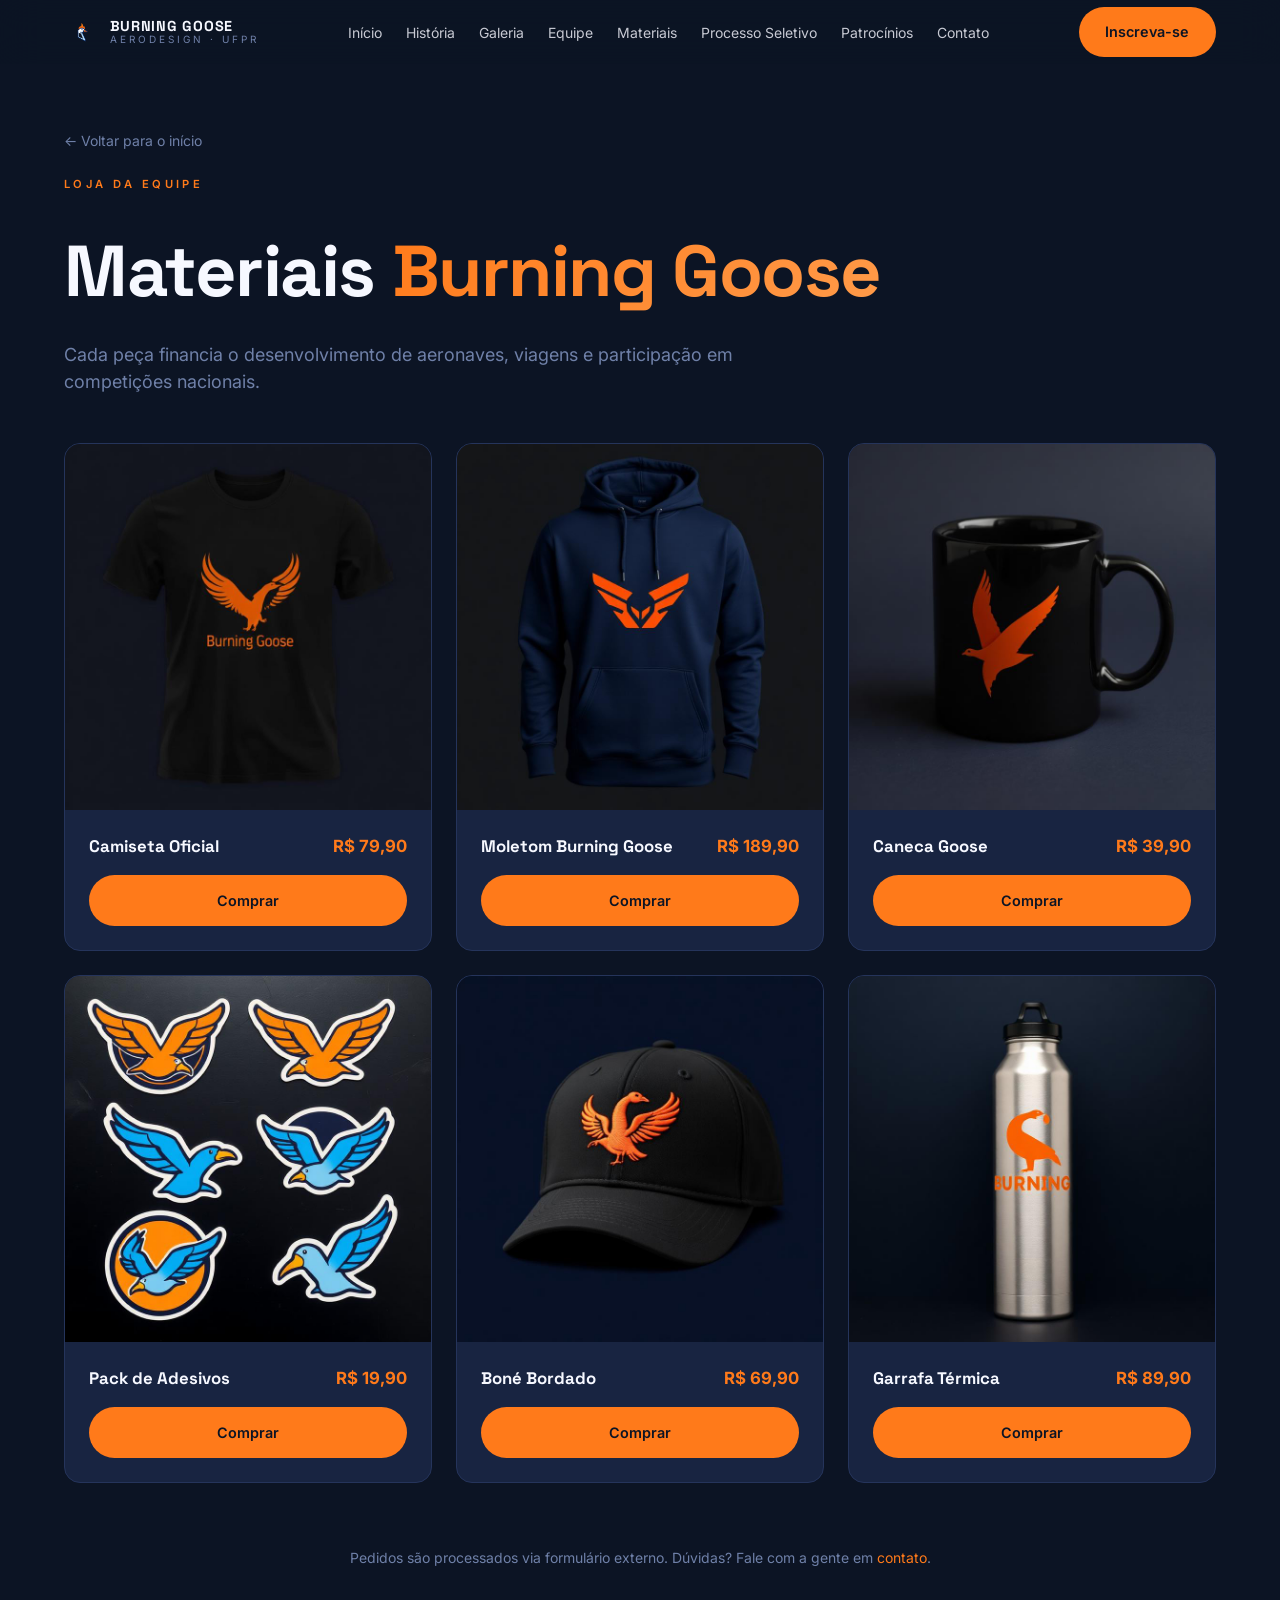
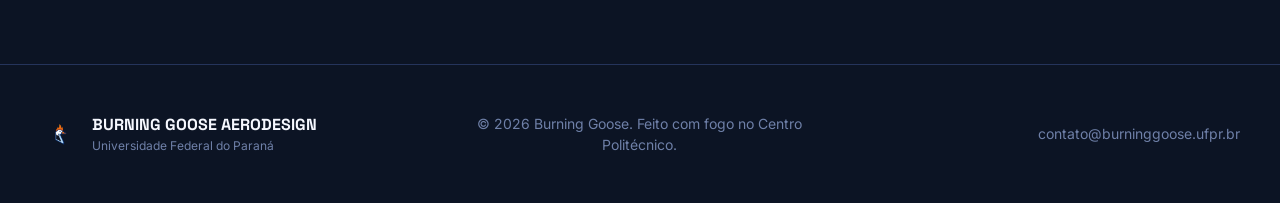
<file: products.html>
<!doctype html>
<html lang="pt-BR">
<head>
  <meta charset="utf-8" />
  <meta name="viewport" content="width=device-width, initial-scale=1" />
  <title>Materiais — Burning Goose Aerodesign UFPR</title>
  <meta name="description" content="Loja oficial da Burning Goose Aerodesign UFPR. Camisetas, moletons e acessórios — cada compra apoia nossas aeronaves." />
  <meta property="og:title" content="Materiais — Burning Goose Aerodesign" />
  <meta property="og:description" content="Vista a equipe e ajude o projeto a voar mais alto." />
  <link rel="icon" href="images/site/goose-logo.png" type="image/png" />
  <link rel="preconnect" href="https://fonts.googleapis.com" />
  <link rel="preconnect" href="https://fonts.gstatic.com" crossorigin />
  <link rel="stylesheet" href="https://fonts.googleapis.com/css2?family=Space+Grotesk:wght@400;500;700&family=Inter:wght@400;500;600&display=swap" />
  <link rel="stylesheet" href="css/styles.css" />
</head>
<body>

<header class="navbar">
  <nav>
    <a href="index.html" class="brand">
      <img src="images/site/goose-logo.png" alt="Burning Goose" />
      <div class="brand-text">
        <div class="name">BURNING GOOSE</div>
        <div class="sub">AERODESIGN · UFPR</div>
      </div>
    </a>
    <ul class="nav-links">
      <li><a href="index.html">Início</a></li>
      <li><a href="index.html#historia">História</a></li>
      <li><a href="index.html#galeria">Galeria</a></li>
      <li><a href="members.html">Equipe</a></li>
      <li><a href="products.html">Materiais</a></li>
      <li><a href="index.html#processo">Processo Seletivo</a></li>
      <li><a href="index.html#patrocinios">Patrocínios</a></li>
      <li><a href="index.html#contato">Contato</a></li>
    </ul>
    <a href="index.html#processo" class="btn btn-primary nav-cta">Inscreva-se</a>
    <button class="nav-toggle" aria-label="Menu">
      <svg width="24" height="24" viewBox="0 0 24 24" fill="none" stroke="currentColor" stroke-width="2"><path d="M4 6h16M4 12h16M4 18h16"/></svg>
    </button>
  </nav>
  <div class="mobile-menu">
    <ul>
      <li><a href="index.html">Início</a></li>
      <li><a href="index.html#historia">História</a></li>
      <li><a href="index.html#galeria">Galeria</a></li>
      <li><a href="members.html">Equipe</a></li>
      <li><a href="products.html">Materiais</a></li>
      <li><a href="index.html#processo">Processo Seletivo</a></li>
      <li><a href="index.html#patrocinios">Patrocínios</a></li>
      <li><a href="index.html#contato">Contato</a></li>
    </ul>
  </div>
</header>

<main class="page-main">
  <div class="container">
    <a href="index.html" class="back-link">← Voltar para o início</a>
    <div style="margin-top:1.5rem;margin-bottom:3rem">
      <div class="eyebrow">Loja da equipe</div>
      <h1 class="page-title">Materiais <span class="text-gradient-fire">Burning Goose</span></h1>
      <p class="page-desc">Cada peça financia o desenvolvimento de aeronaves, viagens e participação em competições nacionais.</p>
    </div>
    <div class="products-grid" id="products-grid"></div>
    <div class="notice">
      Pedidos são processados via formulário externo. Dúvidas? Fale com a gente em
      <a href="index.html#contato">contato</a>.
    </div>
  </div>
</main>

<footer>
  <div class="footer-grid">
    <div class="footer-brand">
      <img src="images/site/goose-logo.png" alt="Burning Goose" />
      <div>
        <div class="name">BURNING GOOSE AERODESIGN</div>
        <div class="sub">Universidade Federal do Paraná</div>
      </div>
    </div>
    <div class="center">© <span id="year"></span> Burning Goose. Feito com fogo no Centro Politécnico.</div>
    <div class="right">contato@burninggoose.ufpr.br</div>
  </div>
</footer>

<script src="js/main.js"></script>
</body>
</html>
</file>
<file: css/styles.css>
/* ===== Burning Goose Aerodesign — design system ===== */
:root {
  --radius: 0.75rem;
  --bg: #0c1424;
  --bg-2: #111c33;
  --card: #182441;
  --border: #25345b;
  --muted: #6f80a8;
  --fg: #f6f8ff;
  --primary: #ff7a1a;
  --primary-glow: #ff9b4a;
  --secondary: #4f7bff;
  --gradient-fire: linear-gradient(135deg, #ff7a1a, #ff9b4a);
  --gradient-hero:
    radial-gradient(ellipse at top right, rgba(255, 122, 26, 0.25), transparent 60%),
    radial-gradient(ellipse at bottom left, rgba(79, 123, 255, 0.30), transparent 55%),
    linear-gradient(180deg, #0a1322, #131f3a);
  --shadow-glow: 0 20px 60px -15px rgba(255, 122, 26, 0.5);
  --shadow-elevated: 0 30px 80px -20px rgba(0, 0, 0, 0.6);
}

* { box-sizing: border-box; margin: 0; padding: 0; }
html { scroll-behavior: smooth; }
body {
  background: var(--bg);
  color: var(--fg);
  font-family: "Inter", system-ui, sans-serif;
  -webkit-font-smoothing: antialiased;
  line-height: 1.5;
}
img { display: block; max-width: 100%; }
a { color: inherit; text-decoration: none; }
button { font: inherit; cursor: pointer; border: none; background: none; color: inherit; }
ul { list-style: none; }

h1, h2, h3, h4 {
  font-family: "Space Grotesk", system-ui, sans-serif;
  letter-spacing: -0.02em;
  font-weight: 700;
}

.container { max-width: 1200px; margin: 0 auto; padding: 0 1.5rem; }

.text-gradient-fire {
  background: var(--gradient-fire);
  -webkit-background-clip: text;
  background-clip: text;
  color: transparent;
}
.muted { color: var(--muted); }
.eyebrow {
  font-size: 0.7rem;
  font-weight: 600;
  letter-spacing: 0.3em;
  color: var(--primary);
  text-transform: uppercase;
}

.btn {
  display: inline-flex; align-items: center; justify-content: center; gap: 0.5rem;
  padding: 0.85rem 1.6rem; border-radius: 999px; font-weight: 600; font-size: 0.9rem;
  transition: all 0.25s ease; border: 1px solid transparent;
}
.btn-primary { background: var(--primary); color: #0c1424; }
.btn-primary:hover { box-shadow: var(--shadow-glow); transform: translateY(-2px); }
.btn-outline { border-color: var(--border); }
.btn-outline:hover { border-color: rgba(255, 122, 26, 0.6); color: var(--primary); }
.btn-ghost-primary { border-color: rgba(255, 122, 26, 0.6); color: var(--primary); }
.btn-ghost-primary:hover { background: var(--primary); color: #0c1424; }

/* ===== Navbar ===== */
.navbar {
  position: fixed; top: 0; left: 0; right: 0; z-index: 50;
  transition: all 0.3s ease;
}
.navbar.scrolled {
  background: rgba(12, 20, 36, 0.8);
  backdrop-filter: blur(20px);
  border-bottom: 1px solid var(--border);
}
.navbar nav {
  max-width: 1200px; margin: 0 auto; padding: 0 1.5rem;
  height: 64px; display: flex; align-items: center; justify-content: space-between;
}
.brand { display: flex; align-items: center; gap: 0.6rem; }
.brand img { height: 36px; width: 36px; }
.brand-text { line-height: 1.1; }
.brand-text .name { font-family: "Space Grotesk", sans-serif; font-weight: 700; font-size: 0.9rem; letter-spacing: 0.05em; }
.brand-text .sub { font-size: 0.625rem; color: var(--muted); letter-spacing: 0.3em; }
.nav-links { display: none; gap: 1.5rem; align-items: center; }
.nav-links a { font-size: 0.875rem; color: rgba(246, 248, 255, 0.8); transition: color 0.2s; }
.nav-links a:hover { color: var(--primary); }
.nav-cta { display: none; }
.nav-toggle { padding: 0.5rem; }
@media (min-width: 1024px) {
  .nav-links { display: flex; }
  .nav-cta { display: inline-flex; }
  .nav-toggle { display: none; }
}
.mobile-menu { display: none; background: rgba(12, 20, 36, 0.95); backdrop-filter: blur(20px); border-top: 1px solid var(--border); }
.mobile-menu.open { display: block; }
.mobile-menu ul { padding: 1rem 1.5rem; }
.mobile-menu li a { display: block; padding: 0.6rem 0; }
.mobile-menu .btn { width: 100%; margin-top: 0.5rem; }

/* ===== Hero ===== */
.hero {
  position: relative; min-height: 100vh; display: flex; align-items: center;
  overflow: hidden; padding-top: 5rem; background: var(--gradient-hero);
}
.bg-grid {
  position: absolute; inset: 0; opacity: 0.6; pointer-events: none;
  background-image:
    linear-gradient(rgba(255,255,255,0.04) 1px, transparent 1px),
    linear-gradient(90deg, rgba(255,255,255,0.04) 1px, transparent 1px);
  background-size: 48px 48px;
}
.blur-orb { position: absolute; border-radius: 50%; filter: blur(96px); pointer-events: none; }
.blur-orb.tr { top: -160px; right: -160px; height: 500px; width: 500px; background: rgba(255, 122, 26, 0.2); }
.blur-orb.bl { bottom: -160px; left: -160px; height: 500px; width: 500px; background: rgba(79, 123, 255, 0.3); }
.hero-grid { position: relative; max-width: 1200px; margin: 0 auto; padding: 0 1.5rem; display: grid; gap: 3rem; align-items: center; width: 100%; }
@media (min-width: 1024px) { .hero-grid { grid-template-columns: 1fr 1fr; } }
.badge {
  display: inline-flex; align-items: center; gap: 0.5rem;
  padding: 0.25rem 0.75rem; border-radius: 999px;
  border: 1px solid rgba(255,122,26,0.4); background: rgba(255,122,26,0.1);
  color: var(--primary); font-size: 0.75rem; font-weight: 600; letter-spacing: 0.15em;
  margin-bottom: 1.5rem;
}
.badge .dot { height: 8px; width: 8px; border-radius: 50%; background: var(--primary); animation: pulse 2s infinite; }
@keyframes pulse { 0%,100% { opacity:1 } 50% { opacity:0.4 } }
.hero h1 { font-size: clamp(2.5rem, 6vw, 4.5rem); line-height: 0.95; }
.hero p.lead { margin-top: 1.5rem; font-size: 1.125rem; color: var(--muted); max-width: 36rem; }
.hero-ctas { margin-top: 2.5rem; display: flex; flex-wrap: wrap; gap: 1rem; }
.hero-stats { margin-top: 3rem; display: flex; gap: 2.5rem; flex-wrap: wrap; }
.hero-stats .v { font-family: "Space Grotesk"; font-size: 1.875rem; font-weight: 700; }
.hero-stats .l { font-size: 0.7rem; text-transform: uppercase; letter-spacing: 0.2em; color: var(--muted); margin-top: 0.25rem; }
.hero-img { position: relative; }
.hero-img::before { content: ""; position: absolute; inset: 0; background: rgba(255, 122, 26, 0.2); filter: blur(80px); border-radius: 50%; }
.hero-img img { position: relative; width: 100%; max-width: 36rem; height: auto; margin: 0 auto; filter: drop-shadow(0 25px 50px rgba(0,0,0,0.4)); animation: float 6s ease-in-out infinite; }
@keyframes float { 0%,100% { transform: translateY(0) rotate(0); } 50% { transform: translateY(-20px) rotate(2deg); } }

/* ===== Sections ===== */
.section { position: relative; padding: 8rem 1.5rem; }
.section.alt { background: rgba(24, 36, 65, 0.3); }
.section-head { display: flex; flex-wrap: wrap; align-items: end; justify-content: space-between; gap: 1.5rem; margin-bottom: 4rem; }
.section-head h2 { font-size: clamp(2rem, 5vw, 3.75rem); }
.section-head .desc { color: var(--muted); max-width: 32rem; }
.section-head.center { display: block; text-align: center; max-width: 48rem; margin-inline: auto; margin-bottom: 5rem; }
.section-head.center .desc { margin: 1.5rem auto 0; font-size: 1.125rem; }

/* ===== History timeline ===== */
.timeline { position: relative; max-width: 72rem; margin: 0 auto; }
.timeline::before {
  content: ""; position: absolute; left: 16px; top: 0; bottom: 0; width: 1px;
  background: linear-gradient(180deg, var(--primary), var(--secondary), transparent);
}
@media (min-width: 768px) { .timeline::before { left: 50%; transform: translateX(-0.5px); } }
.tl-item { position: relative; display: grid; gap: 2rem; align-items: center; padding: 2rem 0; }
@media (min-width: 768px) { .tl-item { grid-template-columns: 1fr 1fr; } }
.tl-item .dot { position: absolute; left: 16px; top: 50%; transform: translate(-50%, -50%); height: 16px; width: 16px; border-radius: 50%; background: var(--primary); box-shadow: var(--shadow-glow); border: 4px solid var(--bg); }
@media (min-width: 768px) { .tl-item .dot { left: 50%; } }
.tl-content { padding-left: 3rem; }
@media (min-width: 768px) {
  .tl-item.right .tl-content { grid-column: 2; padding-left: 3rem; text-align: left; }
  .tl-item.left .tl-content { grid-column: 1; padding-right: 3rem; padding-left: 0; text-align: right; }
}
.tl-year { font-family: "Space Grotesk"; font-size: 3rem; font-weight: 700; }
.tl-content h3 { font-size: 1.5rem; margin-top: 0.25rem; }
.tl-content p { color: var(--muted); margin-top: 0.75rem; }

/* ===== Gallery ===== */
.gallery-grid { display: grid; gap: 1rem; grid-template-columns: 1fr; }
@media (min-width: 768px) { .gallery-grid { grid-template-columns: repeat(3, 1fr); gap: 1.5rem; } }
.g-card { position: relative; overflow: hidden; border-radius: 1rem; border: 1px solid var(--border); aspect-ratio: 4/3; }
.g-card.feature { grid-column: span 1; }
@media (min-width: 768px) { .g-card.feature { grid-column: span 2; grid-row: span 2; aspect-ratio: auto; } }
.g-card img { width: 100%; height: 100%; object-fit: cover; transition: transform 0.7s; }
.g-card:hover img { transform: scale(1.1); }
.g-card .overlay { position: absolute; inset: 0; background: linear-gradient(to top, var(--bg), rgba(12,20,36,0.4) 50%, transparent); }
.g-card .meta { position: absolute; bottom: 0; left: 0; padding: 1.5rem; }
.g-card .meta .tag { font-size: 0.625rem; font-weight: 700; letter-spacing: 0.15em; color: var(--primary); margin-bottom: 0.25rem; }
.g-card .meta .label { font-family: "Space Grotesk"; font-size: 1.25rem; font-weight: 700; }

/* ===== Members preview & products preview cards ===== */
.cards-grid { display: grid; gap: 1rem; grid-template-columns: repeat(2, 1fr); }
@media (min-width: 640px) { .cards-grid { grid-template-columns: repeat(3, 1fr); } }
@media (min-width: 768px) { .cards-grid { grid-template-columns: repeat(4, 1fr); } }
.cards-grid.lg { grid-template-columns: repeat(2, 1fr); }
@media (min-width: 640px) { .cards-grid.lg { grid-template-columns: repeat(3, 1fr); } }
@media (min-width: 1024px) { .cards-grid.lg { grid-template-columns: repeat(5, 1fr); } }

.member-card {
  background: var(--card); border: 1px solid var(--border); border-radius: 1rem; padding: 1.25rem;
  transition: border-color 0.25s;
}
.member-card:hover { border-color: rgba(255,122,26,0.6); }
.member-card .avatar {
  aspect-ratio: 1; border-radius: 0.75rem; overflow: hidden;
  background: rgba(12,20,36,0.6); margin-bottom: 1rem; box-shadow: inset 0 0 0 1px var(--border);
}
.member-card .avatar img { width: 100%; height: 100%; object-fit: cover; transition: transform 0.5s; }
.member-card:hover .avatar img { transform: scale(1.05); }
.member-card .name { font-family: "Space Grotesk"; font-weight: 700; white-space: nowrap; overflow: hidden; text-overflow: ellipsis; }
.member-card .course { font-size: 0.75rem; color: var(--muted); }
.member-card .area { margin-top: 0.5rem; font-size: 0.625rem; font-weight: 700; letter-spacing: 0.15em; color: var(--primary); }

.products-grid { display: grid; gap: 1.5rem; grid-template-columns: 1fr; }
@media (min-width: 640px) { .products-grid { grid-template-columns: repeat(2, 1fr); } }
@media (min-width: 768px) { .products-grid { grid-template-columns: repeat(3, 1fr); } }
.product-card {
  background: var(--card); border: 1px solid var(--border); border-radius: 1rem;
  overflow: hidden; display: flex; flex-direction: column; transition: border-color 0.25s;
}
.product-card:hover { border-color: rgba(255,122,26,0.6); }
.product-card .img-wrap { aspect-ratio: 1; overflow: hidden; background: rgba(12,20,36,0.4); }
.product-card .img-wrap img { width: 100%; height: 100%; object-fit: cover; transition: transform 0.5s; }
.product-card:hover .img-wrap img { transform: scale(1.05); }
.product-card .body { padding: 1.5rem; display: flex; flex-direction: column; gap: 1rem; flex: 1; }
.product-card .head { display: flex; align-items: center; justify-content: space-between; gap: 1rem; }
.product-card .pname { font-family: "Space Grotesk"; font-weight: 700; font-size: 1.05rem; }
.product-card .price { color: var(--primary); font-weight: 700; font-size: 1.05rem; }
.product-card .btn { margin-top: auto; }

/* preview/teaser product card */
.product-preview { background: rgba(12,20,36,0.4); border: 1px solid var(--border); border-radius: 1rem; overflow: hidden; transition: border-color 0.25s; display: block; }
.product-preview:hover { border-color: rgba(255,122,26,0.6); }
.product-preview .img-wrap { aspect-ratio: 1; overflow: hidden; }
.product-preview .img-wrap img { width: 100%; height: 100%; object-fit: cover; transition: transform 0.5s; }
.product-preview:hover .img-wrap img { transform: scale(1.05); }
.product-preview .row { padding: 1.25rem; display: flex; align-items: center; justify-content: space-between; }

/* ===== Selection ===== */
.steps-grid { display: grid; gap: 1.5rem; grid-template-columns: 1fr; margin-bottom: 4rem; }
@media (min-width: 1024px) { .steps-grid { grid-template-columns: repeat(4, 1fr); } }
.step { padding: 1.5rem; border: 1px solid var(--border); border-radius: 1rem; background: var(--card); transition: border-color 0.25s; }
.step:hover { border-color: rgba(255,122,26,0.6); }
.step .n { font-family: "Space Grotesk"; font-size: 3rem; font-weight: 700; margin-bottom: 1rem; }
.step h3 { font-size: 1.125rem; }
.step p { font-size: 0.875rem; color: var(--muted); margin-top: 0.5rem; }

.req-box { display: grid; gap: 2rem; align-items: center; padding: 2rem; border: 1px solid var(--border); border-radius: 1.5rem; background: linear-gradient(135deg, var(--card), var(--bg)); }
@media (min-width: 1024px) { .req-box { grid-template-columns: 1fr 1fr; padding: 3rem; } }
.req-box h3 { font-family: "Space Grotesk"; font-size: 1.875rem; margin-bottom: 1.5rem; }
.req-box ul li { display: flex; gap: 0.75rem; align-items: flex-start; padding: 0.4rem 0; }
.req-box .check { margin-top: 4px; height: 20px; width: 20px; flex-shrink: 0; border-radius: 50%; background: rgba(255,122,26,0.2); color: var(--primary); display: flex; align-items: center; justify-content: center; font-size: 0.75rem; }
.req-cta { text-align: center; }
@media (min-width: 1024px) { .req-cta { text-align: right; } }
.req-cta p { color: var(--muted); margin-bottom: 1.5rem; }

/* ===== Sponsors ===== */
.sponsor-grid { display: grid; gap: 1rem; grid-template-columns: repeat(2, 1fr); margin-bottom: 5rem; }
@media (min-width: 768px) { .sponsor-grid { grid-template-columns: repeat(3, 1fr); } }
@media (min-width: 1024px) { .sponsor-grid { grid-template-columns: repeat(6, 1fr); } }
.sponsor { aspect-ratio: 3/2; display: flex; align-items: center; justify-content: center; border-radius: 0.75rem; border: 1px solid var(--border); background: rgba(12,20,36,0.5); transition: all 0.25s; }
.sponsor:hover { border-color: rgba(255,122,26,0.6); background: var(--card); }
.sponsor span { font-family: "Space Grotesk"; font-weight: 700; font-size: 1.125rem; color: var(--muted); transition: color 0.25s; }
.sponsor:hover span { color: var(--primary); }
.benefits { display: grid; gap: 1.5rem; grid-template-columns: 1fr; }
@media (min-width: 768px) { .benefits { grid-template-columns: repeat(3, 1fr); } }
.benefit { padding: 2rem; border-radius: 1rem; border: 1px solid var(--border); background: var(--card); }
.benefit .ico { height: 48px; width: 48px; border-radius: 0.75rem; background: rgba(255,122,26,0.15); color: var(--primary); display: flex; align-items: center; justify-content: center; font-size: 1.25rem; margin-bottom: 1rem; font-family: "Space Grotesk"; font-weight: 700; }
.benefit h3 { font-size: 1.25rem; }
.benefit p { color: var(--muted); margin-top: 0.5rem; font-size: 0.875rem; }

/* ===== Contact ===== */
.contact-grid { display: grid; gap: 3rem; grid-template-columns: 1fr; }
@media (min-width: 1024px) { .contact-grid { grid-template-columns: 1fr 1fr; } }
.contact-info h2 { font-size: clamp(2rem, 5vw, 3.75rem); }
.contact-info p.lead { margin-top: 1.5rem; font-size: 1.125rem; color: var(--muted); }
.contact-info .row { display: flex; gap: 0.75rem; align-items: center; padding: 0.5rem 0; }
.contact-info .row .ico { height: 40px; width: 40px; border-radius: 50%; background: rgba(255,122,26,0.15); color: var(--primary); display: flex; align-items: center; justify-content: center; }
.contact-info .socials { margin-top: 2.5rem; display: flex; flex-wrap: wrap; gap: 0.75rem; }
.contact-info .socials a { padding: 0.5rem 1rem; border-radius: 999px; border: 1px solid var(--border); font-size: 0.875rem; transition: all 0.2s; }
.contact-info .socials a:hover { border-color: var(--primary); color: var(--primary); }
.contact-form { padding: 2rem; border: 1px solid var(--border); border-radius: 1.5rem; background: var(--card); display: flex; flex-direction: column; gap: 1rem; }
.contact-form label { font-size: 0.875rem; font-weight: 500; display: block; margin-bottom: 0.5rem; }
.contact-form input, .contact-form textarea {
  width: 100%; padding: 0.75rem 1rem; border-radius: 0.5rem;
  background: var(--bg); border: 1px solid var(--border);
  color: var(--fg); font-family: inherit; font-size: 0.95rem;
  transition: border-color 0.2s; outline: none;
}
.contact-form input:focus, .contact-form textarea:focus { border-color: var(--primary); }
.contact-form textarea { resize: none; min-height: 140px; }
.contact-form button { padding: 1rem; border-radius: 0.5rem; background: var(--primary); color: #0c1424; font-weight: 600; transition: box-shadow 0.2s; }
.contact-form button:hover { box-shadow: var(--shadow-glow); }

/* ===== Page header (members, products) ===== */
.page-main { padding: 8rem 1.5rem 6rem; }
.back-link { font-size: 0.875rem; color: var(--muted); transition: color 0.2s; }
.back-link:hover { color: var(--primary); }
.page-title { font-size: clamp(2.5rem, 6vw, 4.5rem); margin-top: 1.5rem; }
.page-desc { color: var(--muted); margin-top: 1rem; max-width: 42rem; font-size: 1.125rem; }

.filter-bar { display: flex; flex-wrap: wrap; gap: 0.5rem; margin: 2.5rem 0; }
.chip {
  padding: 0.5rem 1rem; border-radius: 999px; font-size: 0.7rem; font-weight: 600;
  letter-spacing: 0.1em; border: 1px solid var(--border); color: var(--muted);
  transition: all 0.2s; text-transform: uppercase;
}
.chip:hover { border-color: rgba(255,122,26,0.6); color: var(--primary); }
.chip.active { background: var(--primary); color: #0c1424; border-color: var(--primary); }

.notice { margin-top: 4rem; text-align: center; font-size: 0.875rem; color: var(--muted); }
.notice a { color: var(--primary); }
.notice a:hover { text-decoration: underline; }

/* ===== Footer ===== */
footer { border-top: 1px solid var(--border); padding: 3rem 1.5rem; }
.footer-grid { max-width: 1200px; margin: 0 auto; display: grid; gap: 2rem; align-items: center; grid-template-columns: 1fr; }
@media (min-width: 768px) { .footer-grid { grid-template-columns: repeat(3, 1fr); } }
.footer-brand { display: flex; align-items: center; gap: 0.75rem; }
.footer-brand img { height: 40px; width: 40px; }
.footer-brand .name { font-family: "Space Grotesk"; font-weight: 700; }
.footer-brand .sub { font-size: 0.75rem; color: var(--muted); }
.footer-grid .center { font-size: 0.875rem; color: var(--muted); text-align: center; }
.footer-grid .right { font-size: 0.875rem; color: var(--muted); text-align: center; }
@media (min-width: 768px) { .footer-grid .right { text-align: right; } }

/* fade-up entrance */
@keyframes fadeUp { from { opacity: 0; transform: translateY(24px); } to { opacity: 1; transform: translateY(0); } }
.animate-up { animation: fadeUp 0.8s ease-out both; }

/* ============================================== */
/* ===== MOBILE FIXES (responsividade)      ===== */
/* ============================================== */

/* Garante que nada estoure horizontalmente */
html, body { overflow-x: hidden; max-width: 100%; }

/* --- Navbar / Mobile menu --- */
.navbar { background: rgba(12, 20, 36, 0.85); backdrop-filter: blur(20px); }
.nav-toggle {
  display: inline-flex; align-items: center; justify-content: center;
  background: transparent; border: 1px solid var(--border);
  border-radius: 0.5rem; height: 40px; width: 40px; color: var(--fg);
  cursor: pointer; z-index: 60;
}
@media (min-width: 1024px) { .nav-toggle { display: none; } }

.mobile-menu {
  position: absolute; top: 64px; left: 0; right: 0;
  background: rgba(12, 20, 36, 0.98);
  backdrop-filter: blur(20px);
  border-top: 1px solid var(--border);
  border-bottom: 1px solid var(--border);
  display: none; max-height: calc(100vh - 64px); overflow-y: auto;
  z-index: 55;
}
.mobile-menu.open { display: block; }
.mobile-menu ul { padding: 1rem 1.5rem; display: flex; flex-direction: column; gap: 0.25rem; }
.mobile-menu li a { display: block; padding: 0.75rem 0; font-size: 1rem; color: var(--fg); border-bottom: 1px solid rgba(37,52,91,0.4); }
.mobile-menu li:last-child a { border-bottom: none; }

/* --- Hero stats: 3 em linha no mobile --- */
.hero-stats {
  display: grid; grid-template-columns: repeat(3, 1fr);
  gap: 1rem; margin-top: 2.5rem;
}
.hero-stats > div { min-width: 0; }
.hero-stats .v { font-size: clamp(1.4rem, 5vw, 1.875rem); }
.hero-stats .l { font-size: 0.625rem; letter-spacing: 0.15em; }
@media (min-width: 640px) {
  .hero-stats { display: flex; gap: 2.5rem; }
}

/* --- Hero image: não estourar pra baixo no mobile --- */
.hero { padding-top: 6rem; padding-bottom: 3rem; min-height: auto; }
@media (min-width: 1024px) { .hero { min-height: 100vh; padding-bottom: 0; } }
.hero-img img {
  max-height: 60vw;
  object-fit: contain;
}
@media (min-width: 1024px) {
  .hero-img img { max-height: none; max-width: 36rem; }
}

/* --- Cards de membros: não estourar a coluna do grid --- */
.cards-grid { min-width: 0; }
.cards-grid > * { min-width: 0; }
.member-card { min-width: 0; overflow: hidden; }
.member-card .name {
  min-width: 0; max-width: 100%;
  white-space: nowrap; overflow: hidden; text-overflow: ellipsis;
}
.member-card .course, .member-card .area {
  white-space: nowrap; overflow: hidden; text-overflow: ellipsis;
}

/* --- Section padding mobile --- */
@media (max-width: 767px) {
  .section { padding: 4rem 1rem; }
  .section-head { margin-bottom: 2.5rem; }
  .container { padding: 0 1rem; }
}
</file>
